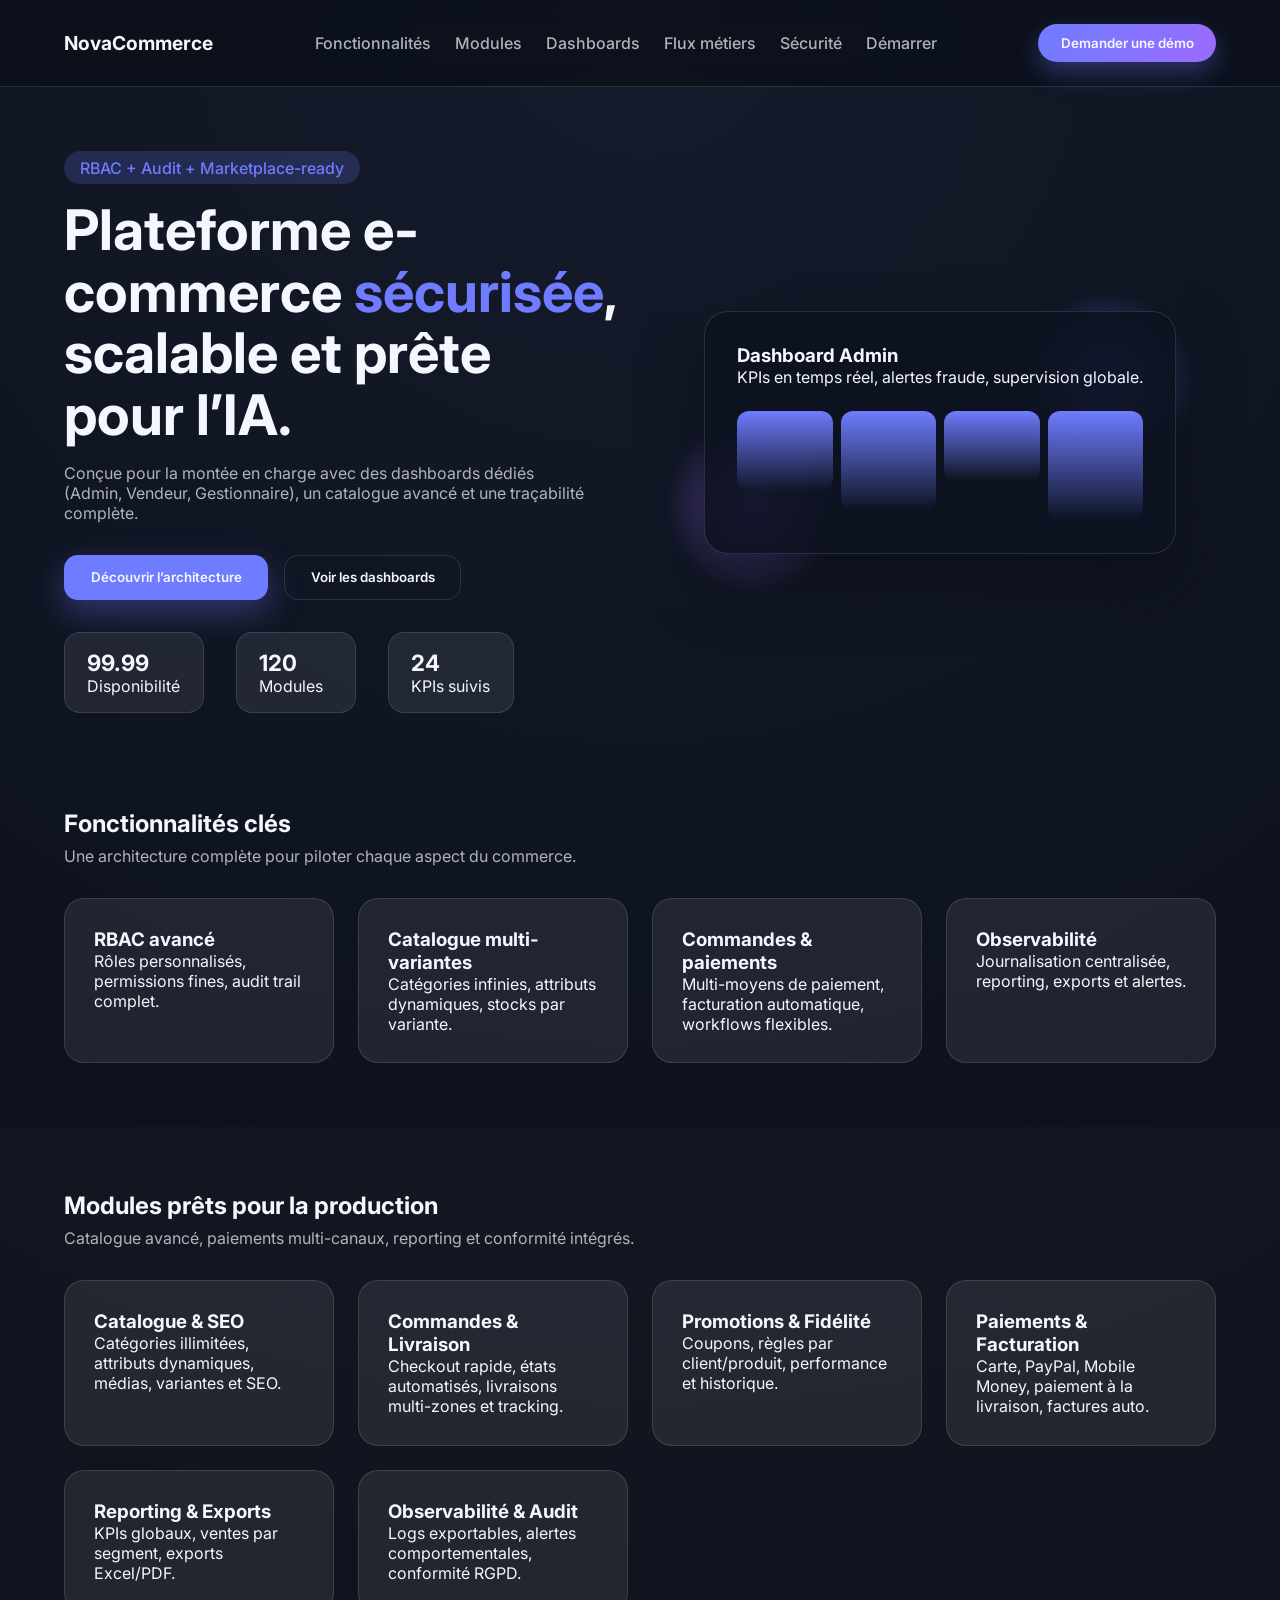
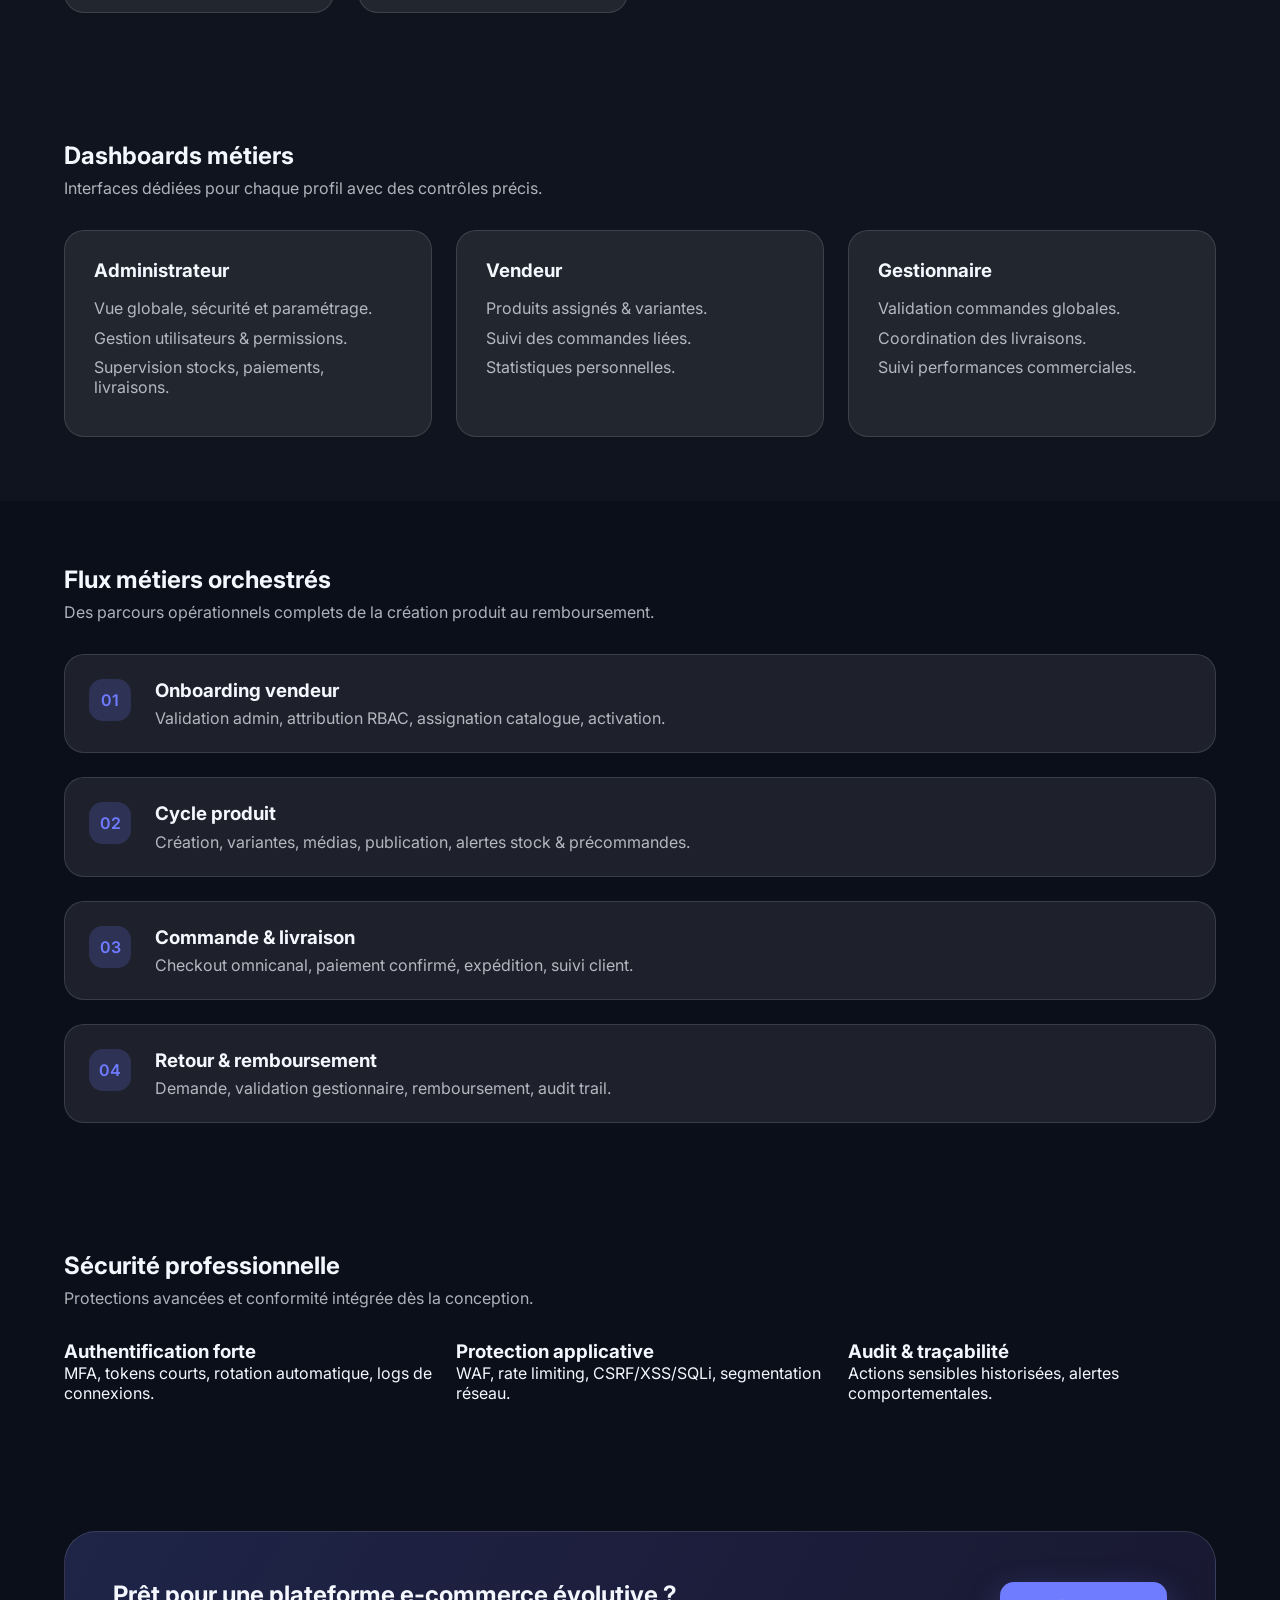
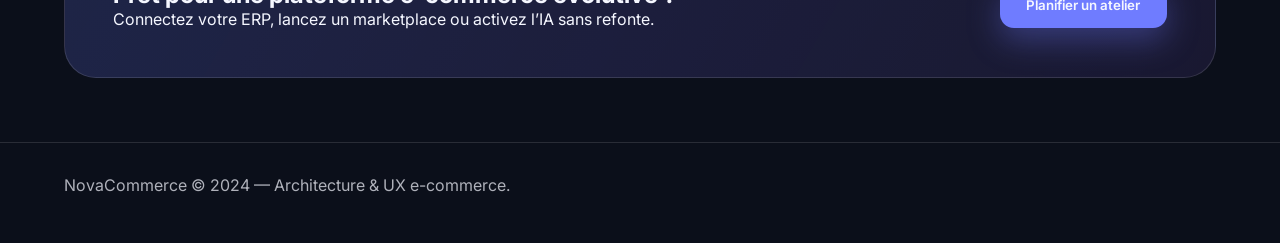
<file: frontend/index.html>
<!DOCTYPE html>
<html lang="fr">
<head>
  <meta charset="UTF-8" />
  <meta name="viewport" content="width=device-width, initial-scale=1.0" />
  <title>NovaCommerce — Plateforme e-commerce professionnelle</title>
  <link rel="stylesheet" href="assets/css/styles.css" />
  <link rel="preconnect" href="https://fonts.googleapis.com" />
  <link rel="preconnect" href="https://fonts.gstatic.com" crossorigin />
  <link href="https://fonts.googleapis.com/css2?family=Inter:wght@300;400;500;600;700&display=swap" rel="stylesheet" />
</head>
<body>
  <header class="navbar">
    <div class="brand">NovaCommerce</div>
    <nav>
      <a href="#features">Fonctionnalités</a>
      <a href="#modules">Modules</a>
      <a href="#dashboards">Dashboards</a>
      <a href="#flows">Flux métiers</a>
      <a href="#security">Sécurité</a>
      <a href="#cta">Démarrer</a>
    </nav>
    <button class="cta">Demander une démo</button>
  </header>

  <main>
    <section class="hero">
      <div class="hero__content">
        <span class="badge">RBAC + Audit + Marketplace-ready</span>
        <h1>Plateforme e-commerce <span>sécurisée</span>, scalable et prête pour l’IA.</h1>
        <p>
          Conçue pour la montée en charge avec des dashboards dédiés (Admin, Vendeur, Gestionnaire),
          un catalogue avancé et une traçabilité complète.
        </p>
        <div class="hero__actions">
          <button class="primary">Découvrir l’architecture</button>
          <button class="secondary">Voir les dashboards</button>
        </div>
        <div class="hero__stats">
          <div class="stat">
            <strong data-count="99.99">0</strong>
            <span>Disponibilité</span>
          </div>
          <div class="stat">
            <strong data-count="120">0</strong>
            <span>Modules</span>
          </div>
          <div class="stat">
            <strong data-count="24">0</strong>
            <span>KPIs suivis</span>
          </div>
        </div>
      </div>
      <div class="hero__visual">
        <div class="orb orb--blue"></div>
        <div class="orb orb--purple"></div>
        <div class="card dashboard-card">
          <h3>Dashboard Admin</h3>
          <p>KPIs en temps réel, alertes fraude, supervision globale.</p>
          <div class="chart">
            <span></span><span></span><span></span><span></span>
          </div>
        </div>
      </div>
    </section>

    <section id="features" class="section">
      <div class="section__title">
        <h2>Fonctionnalités clés</h2>
        <p>Une architecture complète pour piloter chaque aspect du commerce.</p>
      </div>
      <div class="grid">
        <article class="feature">
          <h3>RBAC avancé</h3>
          <p>Rôles personnalisés, permissions fines, audit trail complet.</p>
        </article>
        <article class="feature">
          <h3>Catalogue multi-variantes</h3>
          <p>Catégories infinies, attributs dynamiques, stocks par variante.</p>
        </article>
        <article class="feature">
          <h3>Commandes & paiements</h3>
          <p>Multi-moyens de paiement, facturation automatique, workflows flexibles.</p>
        </article>
        <article class="feature">
          <h3>Observabilité</h3>
          <p>Journalisation centralisée, reporting, exports et alertes.</p>
        </article>
      </div>
    </section>

    <section id="modules" class="section section--alt">
      <div class="section__title">
        <h2>Modules prêts pour la production</h2>
        <p>Catalogue avancé, paiements multi-canaux, reporting et conformité intégrés.</p>
      </div>
      <div class="grid grid--modules">
        <article class="feature">
          <h3>Catalogue & SEO</h3>
          <p>Catégories illimitées, attributs dynamiques, médias, variantes et SEO.</p>
        </article>
        <article class="feature">
          <h3>Commandes & Livraison</h3>
          <p>Checkout rapide, états automatisés, livraisons multi-zones et tracking.</p>
        </article>
        <article class="feature">
          <h3>Promotions & Fidélité</h3>
          <p>Coupons, règles par client/produit, performance et historique.</p>
        </article>
        <article class="feature">
          <h3>Paiements & Facturation</h3>
          <p>Carte, PayPal, Mobile Money, paiement à la livraison, factures auto.</p>
        </article>
        <article class="feature">
          <h3>Reporting & Exports</h3>
          <p>KPIs globaux, ventes par segment, exports Excel/PDF.</p>
        </article>
        <article class="feature">
          <h3>Observabilité & Audit</h3>
          <p>Logs exportables, alertes comportementales, conformité RGPD.</p>
        </article>
      </div>
    </section>

    <section id="dashboards" class="section section--alt">
      <div class="section__title">
        <h2>Dashboards métiers</h2>
        <p>Interfaces dédiées pour chaque profil avec des contrôles précis.</p>
      </div>
      <div class="dashboards">
        <div class="dashboard">
          <h3>Administrateur</h3>
          <ul>
            <li>Vue globale, sécurité et paramétrage.</li>
            <li>Gestion utilisateurs & permissions.</li>
            <li>Supervision stocks, paiements, livraisons.</li>
          </ul>
        </div>
        <div class="dashboard">
          <h3>Vendeur</h3>
          <ul>
            <li>Produits assignés & variantes.</li>
            <li>Suivi des commandes liées.</li>
            <li>Statistiques personnelles.</li>
          </ul>
        </div>
        <div class="dashboard">
          <h3>Gestionnaire</h3>
          <ul>
            <li>Validation commandes globales.</li>
            <li>Coordination des livraisons.</li>
            <li>Suivi performances commerciales.</li>
          </ul>
        </div>
      </div>
    </section>

    <section id="flows" class="section">
      <div class="section__title">
        <h2>Flux métiers orchestrés</h2>
        <p>Des parcours opérationnels complets de la création produit au remboursement.</p>
      </div>
      <div class="timeline">
        <div class="timeline__item">
          <span>01</span>
          <div>
            <h3>Onboarding vendeur</h3>
            <p>Validation admin, attribution RBAC, assignation catalogue, activation.</p>
          </div>
        </div>
        <div class="timeline__item">
          <span>02</span>
          <div>
            <h3>Cycle produit</h3>
            <p>Création, variantes, médias, publication, alertes stock & précommandes.</p>
          </div>
        </div>
        <div class="timeline__item">
          <span>03</span>
          <div>
            <h3>Commande & livraison</h3>
            <p>Checkout omnicanal, paiement confirmé, expédition, suivi client.</p>
          </div>
        </div>
        <div class="timeline__item">
          <span>04</span>
          <div>
            <h3>Retour & remboursement</h3>
            <p>Demande, validation gestionnaire, remboursement, audit trail.</p>
          </div>
        </div>
      </div>
    </section>

    <section id="security" class="section">
      <div class="section__title">
        <h2>Sécurité professionnelle</h2>
        <p>Protections avancées et conformité intégrée dès la conception.</p>
      </div>
      <div class="security">
        <div>
          <h3>Authentification forte</h3>
          <p>MFA, tokens courts, rotation automatique, logs de connexions.</p>
        </div>
        <div>
          <h3>Protection applicative</h3>
          <p>WAF, rate limiting, CSRF/XSS/SQLi, segmentation réseau.</p>
        </div>
        <div>
          <h3>Audit & traçabilité</h3>
          <p>Actions sensibles historisées, alertes comportementales.</p>
        </div>
      </div>
    </section>

    <section id="cta" class="section section--cta">
      <div>
        <h2>Prêt pour une plateforme e-commerce évolutive ?</h2>
        <p>Connectez votre ERP, lancez un marketplace ou activez l’IA sans refonte.</p>
      </div>
      <button class="primary">Planifier un atelier</button>
    </section>
  </main>

  <footer class="footer">
    <span>NovaCommerce © 2024 — Architecture & UX e-commerce.</span>
  </footer>

  <script src="assets/js/app.js"></script>
</body>
</html>
</file>
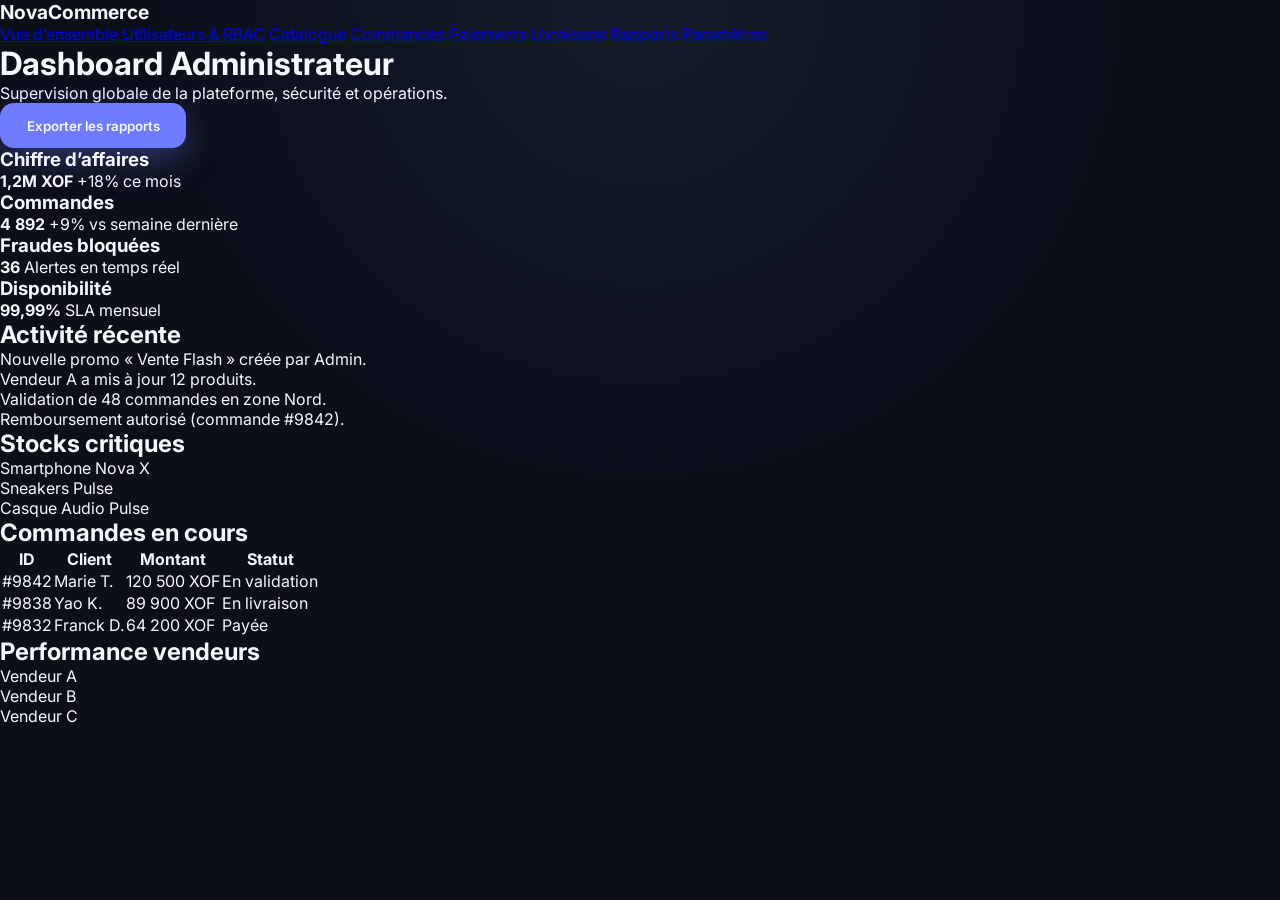
<file: frontend/admin.html>
<!DOCTYPE html>
<html lang="fr">
<head>
  <meta charset="UTF-8" />
  <meta name="viewport" content="width=device-width, initial-scale=1.0" />
  <title>NovaCommerce — Dashboard Administrateur</title>
  <link rel="stylesheet" href="assets/css/styles.css" />
  <link rel="preconnect" href="https://fonts.googleapis.com" />
  <link rel="preconnect" href="https://fonts.gstatic.com" crossorigin />
  <link href="https://fonts.googleapis.com/css2?family=Inter:wght@300;400;500;600;700&display=swap" rel="stylesheet" />
</head>
<body class="dashboard-body">
  <div class="dashboard-layout">
    <aside class="sidebar">
      <div class="brand">NovaCommerce</div>
      <nav>
        <a class="active" href="admin.html">Vue d’ensemble</a>
        <a href="#">Utilisateurs & RBAC</a>
        <a href="#">Catalogue</a>
        <a href="#">Commandes</a>
        <a href="#">Paiements</a>
        <a href="#">Livraisons</a>
        <a href="#">Rapports</a>
        <a href="#">Paramètres</a>
      </nav>
    </aside>

    <main class="dashboard-content">
      <header class="dashboard-header">
        <div>
          <h1>Dashboard Administrateur</h1>
          <p>Supervision globale de la plateforme, sécurité et opérations.</p>
        </div>
        <button class="primary">Exporter les rapports</button>
      </header>

      <section class="kpi-grid">
        <div class="kpi-card reveal">
          <h3>Chiffre d’affaires</h3>
          <strong>1,2M XOF</strong>
          <span>+18% ce mois</span>
        </div>
        <div class="kpi-card reveal">
          <h3>Commandes</h3>
          <strong>4 892</strong>
          <span>+9% vs semaine dernière</span>
        </div>
        <div class="kpi-card reveal">
          <h3>Fraudes bloquées</h3>
          <strong>36</strong>
          <span>Alertes en temps réel</span>
        </div>
        <div class="kpi-card reveal">
          <h3>Disponibilité</h3>
          <strong>99,99%</strong>
          <span>SLA mensuel</span>
        </div>
      </section>

      <section class="dashboard-panels">
        <div class="panel reveal">
          <h2>Activité récente</h2>
          <ul class="activity-list">
            <li>Nouvelle promo « Vente Flash » créée par Admin.</li>
            <li>Vendeur A a mis à jour 12 produits.</li>
            <li>Validation de 48 commandes en zone Nord.</li>
            <li>Remboursement autorisé (commande #9842).</li>
          </ul>
        </div>
        <div class="panel reveal">
          <h2>Stocks critiques</h2>
          <div class="inventory">
            <div>
              <span>Smartphone Nova X</span>
              <div class="progress"><span style="width: 24%"></span></div>
            </div>
            <div>
              <span>Sneakers Pulse</span>
              <div class="progress"><span style="width: 42%"></span></div>
            </div>
            <div>
              <span>Casque Audio Pulse</span>
              <div class="progress"><span style="width: 18%"></span></div>
            </div>
          </div>
        </div>
      </section>

      <section class="dashboard-panels">
        <div class="panel reveal">
          <h2>Commandes en cours</h2>
          <table class="data-table">
            <thead>
              <tr>
                <th>ID</th>
                <th>Client</th>
                <th>Montant</th>
                <th>Statut</th>
              </tr>
            </thead>
            <tbody>
              <tr>
                <td>#9842</td>
                <td>Marie T.</td>
                <td>120 500 XOF</td>
                <td><span class="status pending">En validation</span></td>
              </tr>
              <tr>
                <td>#9838</td>
                <td>Yao K.</td>
                <td>89 900 XOF</td>
                <td><span class="status shipping">En livraison</span></td>
              </tr>
              <tr>
                <td>#9832</td>
                <td>Franck D.</td>
                <td>64 200 XOF</td>
                <td><span class="status paid">Payée</span></td>
              </tr>
            </tbody>
          </table>
        </div>
        <div class="panel reveal">
          <h2>Performance vendeurs</h2>
          <div class="chart-bars">
            <div class="bar" style="--value: 85%"><span>Vendeur A</span></div>
            <div class="bar" style="--value: 70%"><span>Vendeur B</span></div>
            <div class="bar" style="--value: 92%"><span>Vendeur C</span></div>
          </div>
        </div>
      </section>
    </main>
  </div>

  <script src="assets/js/app.js"></script>
</body>
</html>
</file>
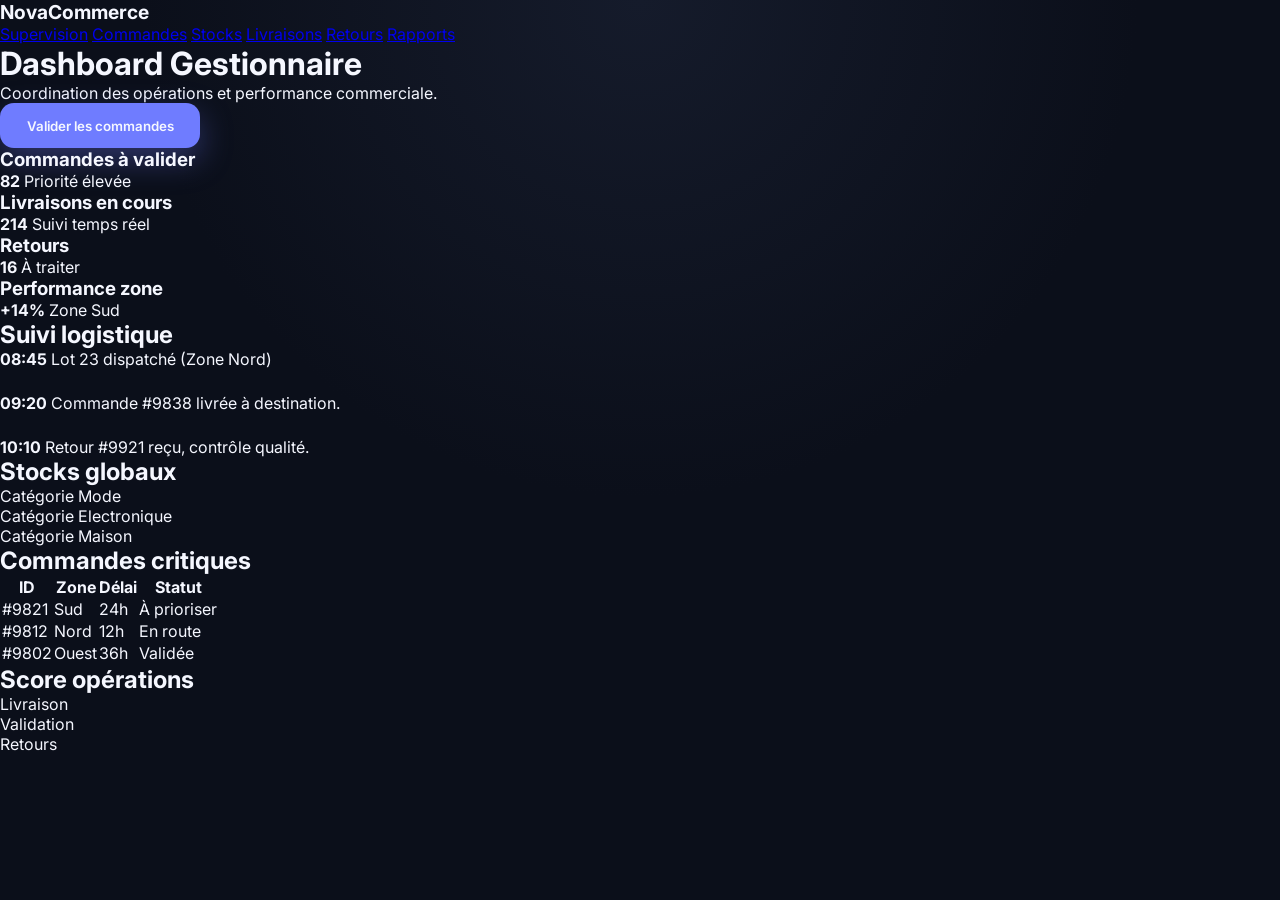
<file: frontend/manager.html>
<!DOCTYPE html>
<html lang="fr">
<head>
  <meta charset="UTF-8" />
  <meta name="viewport" content="width=device-width, initial-scale=1.0" />
  <title>NovaCommerce — Dashboard Gestionnaire</title>
  <link rel="stylesheet" href="assets/css/styles.css" />
  <link rel="preconnect" href="https://fonts.googleapis.com" />
  <link rel="preconnect" href="https://fonts.gstatic.com" crossorigin />
  <link href="https://fonts.googleapis.com/css2?family=Inter:wght@300;400;500;600;700&display=swap" rel="stylesheet" />
</head>
<body class="dashboard-body">
  <div class="dashboard-layout">
    <aside class="sidebar">
      <div class="brand">NovaCommerce</div>
      <nav>
        <a class="active" href="manager.html">Supervision</a>
        <a href="#">Commandes</a>
        <a href="#">Stocks</a>
        <a href="#">Livraisons</a>
        <a href="#">Retours</a>
        <a href="#">Rapports</a>
      </nav>
    </aside>

    <main class="dashboard-content">
      <header class="dashboard-header">
        <div>
          <h1>Dashboard Gestionnaire</h1>
          <p>Coordination des opérations et performance commerciale.</p>
        </div>
        <button class="primary">Valider les commandes</button>
      </header>

      <section class="kpi-grid">
        <div class="kpi-card reveal">
          <h3>Commandes à valider</h3>
          <strong>82</strong>
          <span>Priorité élevée</span>
        </div>
        <div class="kpi-card reveal">
          <h3>Livraisons en cours</h3>
          <strong>214</strong>
          <span>Suivi temps réel</span>
        </div>
        <div class="kpi-card reveal">
          <h3>Retours</h3>
          <strong>16</strong>
          <span>À traiter</span>
        </div>
        <div class="kpi-card reveal">
          <h3>Performance zone</h3>
          <strong>+14%</strong>
          <span>Zone Sud</span>
        </div>
      </section>

      <section class="dashboard-panels">
        <div class="panel reveal">
          <h2>Suivi logistique</h2>
          <div class="timeline">
            <div class="timeline-item">
              <strong>08:45</strong>
              <span>Lot 23 dispatché (Zone Nord)</span>
            </div>
            <div class="timeline-item">
              <strong>09:20</strong>
              <span>Commande #9838 livrée à destination.</span>
            </div>
            <div class="timeline-item">
              <strong>10:10</strong>
              <span>Retour #9921 reçu, contrôle qualité.</span>
            </div>
          </div>
        </div>
        <div class="panel reveal">
          <h2>Stocks globaux</h2>
          <div class="inventory">
            <div>
              <span>Catégorie Mode</span>
              <div class="progress"><span style="width: 68%"></span></div>
            </div>
            <div>
              <span>Catégorie Electronique</span>
              <div class="progress"><span style="width: 44%"></span></div>
            </div>
            <div>
              <span>Catégorie Maison</span>
              <div class="progress"><span style="width: 80%"></span></div>
            </div>
          </div>
        </div>
      </section>

      <section class="dashboard-panels">
        <div class="panel reveal">
          <h2>Commandes critiques</h2>
          <table class="data-table">
            <thead>
              <tr>
                <th>ID</th>
                <th>Zone</th>
                <th>Délai</th>
                <th>Statut</th>
              </tr>
            </thead>
            <tbody>
              <tr>
                <td>#9821</td>
                <td>Sud</td>
                <td>24h</td>
                <td><span class="status pending">À prioriser</span></td>
              </tr>
              <tr>
                <td>#9812</td>
                <td>Nord</td>
                <td>12h</td>
                <td><span class="status shipping">En route</span></td>
              </tr>
              <tr>
                <td>#9802</td>
                <td>Ouest</td>
                <td>36h</td>
                <td><span class="status paid">Validée</span></td>
              </tr>
            </tbody>
          </table>
        </div>
        <div class="panel reveal">
          <h2>Score opérations</h2>
          <div class="chart-bars">
            <div class="bar" style="--value: 78%"><span>Livraison</span></div>
            <div class="bar" style="--value: 88%"><span>Validation</span></div>
            <div class="bar" style="--value: 70%"><span>Retours</span></div>
          </div>
        </div>
      </section>
    </main>
  </div>

  <script src="assets/js/app.js"></script>
</body>
</html>
</file>
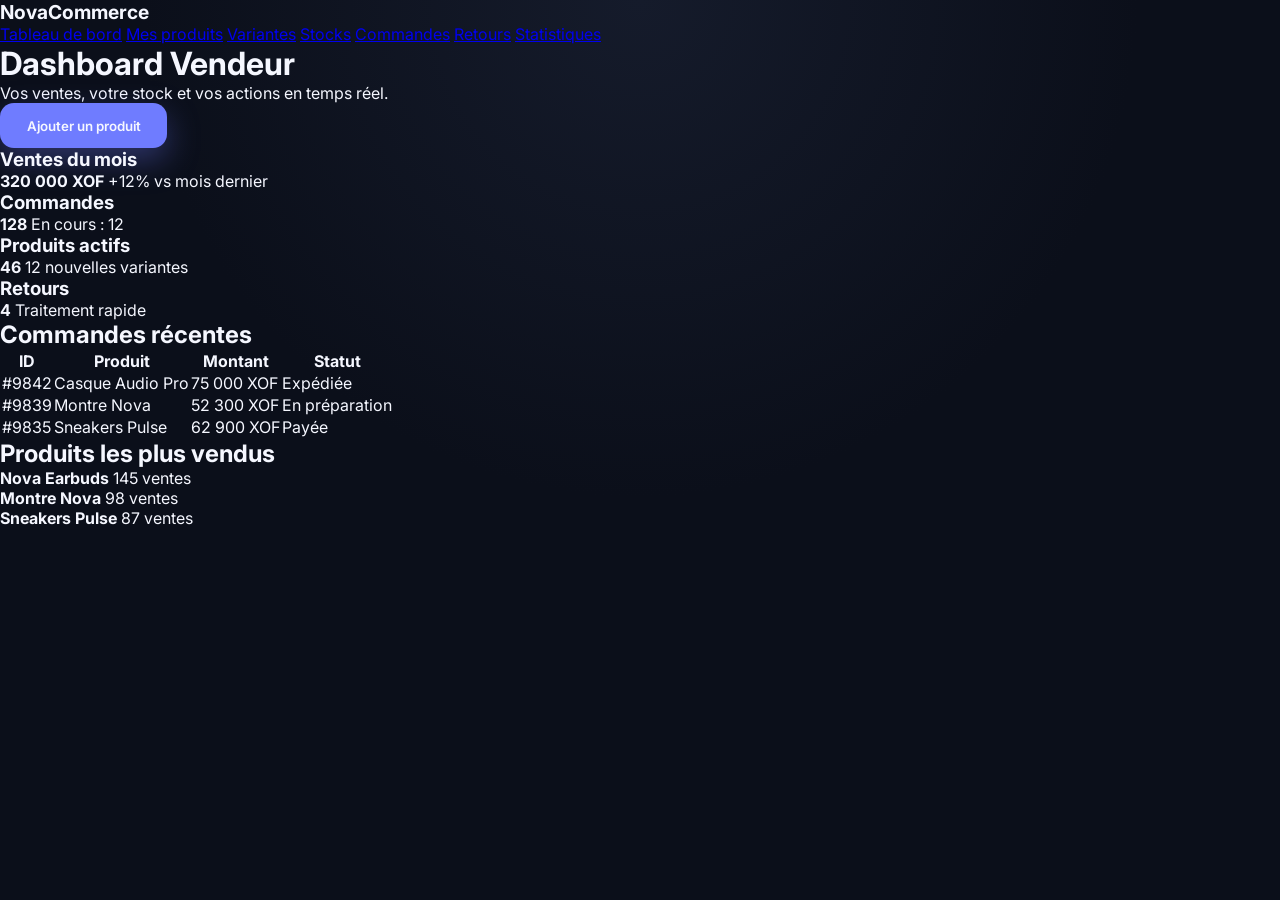
<file: frontend/seller.html>
<!DOCTYPE html>
<html lang="fr">
<head>
  <meta charset="UTF-8" />
  <meta name="viewport" content="width=device-width, initial-scale=1.0" />
  <title>NovaCommerce — Dashboard Vendeur</title>
  <link rel="stylesheet" href="assets/css/styles.css" />
  <link rel="preconnect" href="https://fonts.googleapis.com" />
  <link rel="preconnect" href="https://fonts.gstatic.com" crossorigin />
  <link href="https://fonts.googleapis.com/css2?family=Inter:wght@300;400;500;600;700&display=swap" rel="stylesheet" />
</head>
<body class="dashboard-body">
  <div class="dashboard-layout">
    <aside class="sidebar">
      <div class="brand">NovaCommerce</div>
      <nav>
        <a class="active" href="seller.html">Tableau de bord</a>
        <a href="#">Mes produits</a>
        <a href="#">Variantes</a>
        <a href="#">Stocks</a>
        <a href="#">Commandes</a>
        <a href="#">Retours</a>
        <a href="#">Statistiques</a>
      </nav>
    </aside>

    <main class="dashboard-content">
      <header class="dashboard-header">
        <div>
          <h1>Dashboard Vendeur</h1>
          <p>Vos ventes, votre stock et vos actions en temps réel.</p>
        </div>
        <button class="primary">Ajouter un produit</button>
      </header>

      <section class="kpi-grid">
        <div class="kpi-card reveal">
          <h3>Ventes du mois</h3>
          <strong>320 000 XOF</strong>
          <span>+12% vs mois dernier</span>
        </div>
        <div class="kpi-card reveal">
          <h3>Commandes</h3>
          <strong>128</strong>
          <span>En cours : 12</span>
        </div>
        <div class="kpi-card reveal">
          <h3>Produits actifs</h3>
          <strong>46</strong>
          <span>12 nouvelles variantes</span>
        </div>
        <div class="kpi-card reveal">
          <h3>Retours</h3>
          <strong>4</strong>
          <span>Traitement rapide</span>
        </div>
      </section>

      <section class="dashboard-panels">
        <div class="panel reveal">
          <h2>Commandes récentes</h2>
          <table class="data-table">
            <thead>
              <tr>
                <th>ID</th>
                <th>Produit</th>
                <th>Montant</th>
                <th>Statut</th>
              </tr>
            </thead>
            <tbody>
              <tr>
                <td>#9842</td>
                <td>Casque Audio Pro</td>
                <td>75 000 XOF</td>
                <td><span class="status shipping">Expédiée</span></td>
              </tr>
              <tr>
                <td>#9839</td>
                <td>Montre Nova</td>
                <td>52 300 XOF</td>
                <td><span class="status pending">En préparation</span></td>
              </tr>
              <tr>
                <td>#9835</td>
                <td>Sneakers Pulse</td>
                <td>62 900 XOF</td>
                <td><span class="status paid">Payée</span></td>
              </tr>
            </tbody>
          </table>
        </div>
        <div class="panel reveal">
          <h2>Produits les plus vendus</h2>
          <div class="list-card">
            <div>
              <strong>Nova Earbuds</strong>
              <span>145 ventes</span>
            </div>
            <div>
              <strong>Montre Nova</strong>
              <span>98 ventes</span>
            </div>
            <div>
              <strong>Sneakers Pulse</strong>
              <span>87 ventes</span>
            </div>
          </div>
        </div>
      </section>
    </main>
  </div>

  <script src="assets/js/app.js"></script>
</body>
</html>
</file>
<file: frontend/assets/css/styles.css>
:root {
  --bg: #0b0f1a;
  --card: rgba(255, 255, 255, 0.08);
  --accent: #6f7cff;
  --accent-2: #9b6bff;
  --text: #f5f7ff;
  --muted: rgba(245, 247, 255, 0.7);
  --border: rgba(255, 255, 255, 0.12);
}

* {
  margin: 0;
  padding: 0;
  box-sizing: border-box;
  font-family: "Inter", sans-serif;
}

body {
  background: radial-gradient(circle at top, #151b2b 0%, #0b0f1a 45%);
  color: var(--text);
  min-height: 100vh;
  overflow-x: hidden;
}

.navbar {
  position: sticky;
  top: 0;
  z-index: 10;
  display: flex;
  justify-content: space-between;
  align-items: center;
  padding: 1.5rem 4rem;
  background: rgba(11, 15, 26, 0.8);
  backdrop-filter: blur(12px);
  border-bottom: 1px solid var(--border);
}

.navbar nav {
  display: flex;
  gap: 1.5rem;
}

.navbar a {
  color: var(--muted);
  text-decoration: none;
  font-weight: 500;
  transition: color 0.3s ease;
}

.navbar a:hover {
  color: var(--text);
}

.brand {
  font-weight: 700;
  font-size: 1.2rem;
}

.cta {
  background: linear-gradient(120deg, var(--accent), var(--accent-2));
  border: none;
  padding: 0.7rem 1.4rem;
  color: var(--text);
  border-radius: 999px;
  font-weight: 600;
  cursor: pointer;
  box-shadow: 0 10px 24px rgba(111, 124, 255, 0.35);
  transition: transform 0.3s ease;
}

.cta:hover {
  transform: translateY(-2px);
}

.hero {
  display: grid;
  grid-template-columns: repeat(auto-fit, minmax(320px, 1fr));
  gap: 3rem;
  padding: 4rem 4rem 2rem;
  align-items: center;
}

.hero__content h1 {
  font-size: clamp(2.5rem, 5vw, 3.5rem);
  line-height: 1.1;
  margin-bottom: 1rem;
}

.hero__content h1 span {
  color: var(--accent);
}

.hero__content p {
  color: var(--muted);
  margin-bottom: 2rem;
  max-width: 520px;
}

.hero__actions {
  display: flex;
  gap: 1rem;
  margin-bottom: 2rem;
}

.primary,
.secondary {
  padding: 0.85rem 1.6rem;
  border-radius: 14px;
  border: 1px solid transparent;
  font-weight: 600;
  cursor: pointer;
  transition: all 0.3s ease;
}

.primary {
  background: var(--accent);
  color: var(--text);
  box-shadow: 0 12px 32px rgba(111, 124, 255, 0.35);
}

.primary:hover {
  transform: translateY(-2px);
}

.secondary {
  background: transparent;
  border-color: var(--border);
  color: var(--text);
}

.badge {
  background: rgba(111, 124, 255, 0.2);
  padding: 0.4rem 1rem;
  border-radius: 999px;
  display: inline-block;
  margin-bottom: 1rem;
  font-weight: 500;
  color: var(--accent);
}

.hero__stats {
  display: flex;
  gap: 2rem;
}

.stat {
  background: var(--card);
  padding: 1rem 1.4rem;
  border-radius: 16px;
  border: 1px solid var(--border);
  min-width: 120px;
  animation: float 5s ease-in-out infinite;
}

.stat strong {
  display: block;
  font-size: 1.4rem;
}

.hero__visual {
  position: relative;
  display: flex;
  justify-content: center;
}

.orb {
  position: absolute;
  width: 180px;
  height: 180px;
  border-radius: 50%;
  filter: blur(2px);
  opacity: 0.6;
  animation: pulse 6s ease-in-out infinite;
}

.orb--blue {
  background: radial-gradient(circle, #6f7cff 0%, transparent 70%);
  top: -20px;
  right: 20px;
}

.orb--purple {
  background: radial-gradient(circle, #9b6bff 0%, transparent 70%);
  bottom: -40px;
  left: 0;
}

.dashboard-card {
  background: rgba(13, 18, 32, 0.9);
  padding: 2rem;
  border-radius: 24px;
  border: 1px solid var(--border);
  box-shadow: 0 30px 60px rgba(8, 12, 20, 0.5);
  position: relative;
  z-index: 1;
  animation: lift 6s ease-in-out infinite;
}

.chart {
  display: grid;
  grid-template-columns: repeat(4, 1fr);
  gap: 0.5rem;
  margin-top: 1.5rem;
}

.chart span {
  background: linear-gradient(180deg, var(--accent), transparent);
  height: 80px;
  border-radius: 12px;
  animation: grow 3s ease-in-out infinite;
}

.chart span:nth-child(2) { height: 100px; }
.chart span:nth-child(3) { height: 70px; }
.chart span:nth-child(4) { height: 110px; }

.section {
  padding: 4rem;
}

.section--alt {
  background: rgba(255, 255, 255, 0.02);
}

.section--cta {
  display: flex;
  justify-content: space-between;
  align-items: center;
  gap: 2rem;
  background: linear-gradient(120deg, rgba(111, 124, 255, 0.2), rgba(155, 107, 255, 0.1));
  margin: 4rem;
  border-radius: 32px;
  padding: 3rem;
  border: 1px solid var(--border);
}

.section__title {
  margin-bottom: 2rem;
}

.section__title p {
  color: var(--muted);
  margin-top: 0.5rem;
}

.grid {
  display: grid;
  grid-template-columns: repeat(auto-fit, minmax(220px, 1fr));
  gap: 1.5rem;
}

.grid--modules {
  grid-template-columns: repeat(auto-fit, minmax(240px, 1fr));
}

.feature,
.dashboard {
  background: var(--card);
  border: 1px solid var(--border);
  padding: 1.8rem;
  border-radius: 20px;
  transition: transform 0.3s ease, box-shadow 0.3s ease;
}

.feature:hover,
.dashboard:hover {
  transform: translateY(-4px);
  box-shadow: 0 16px 32px rgba(0, 0, 0, 0.35);
}

.dashboards {
  display: grid;
  grid-template-columns: repeat(auto-fit, minmax(240px, 1fr));
  gap: 1.5rem;
}

.dashboard ul {
  margin-top: 1rem;
  list-style: none;
  color: var(--muted);
}

.dashboard li {
  margin-bottom: 0.6rem;
}

.security {
  display: grid;
  gap: 1.5rem;
  grid-template-columns: repeat(auto-fit, minmax(240px, 1fr));
}

.timeline {
  display: grid;
  gap: 1.5rem;
}

.timeline__item {
  display: flex;
  gap: 1.5rem;
  align-items: flex-start;
  padding: 1.5rem;
  border-radius: 20px;
  border: 1px solid var(--border);
  background: var(--card);
}

.timeline__item span {
  display: inline-flex;
  align-items: center;
  justify-content: center;
  width: 42px;
  height: 42px;
  border-radius: 14px;
  background: rgba(111, 124, 255, 0.2);
  color: var(--accent);
  font-weight: 600;
}

.timeline__item p {
  color: var(--muted);
  margin-top: 0.4rem;
}

.footer {
  padding: 2rem 4rem 3rem;
  color: var(--muted);
  border-top: 1px solid var(--border);
}

@keyframes float {
  0%, 100% { transform: translateY(0); }
  50% { transform: translateY(-8px); }
}

@keyframes pulse {
  0%, 100% { transform: scale(1); opacity: 0.6; }
  50% { transform: scale(1.1); opacity: 0.9; }
}

@keyframes grow {
  0%, 100% { transform: scaleY(0.85); }
  50% { transform: scaleY(1.05); }
}

@keyframes lift {
  0%, 100% { transform: translateY(0); }
  50% { transform: translateY(-12px); }
}

@media (max-width: 768px) {
  .navbar {
    flex-direction: column;
    gap: 1rem;
    padding: 1.5rem 2rem;
  }

  .hero,
  .section {
    padding: 3rem 2rem;
  }

  .section--cta {
    flex-direction: column;
    align-items: flex-start;
  }
}
</file>
